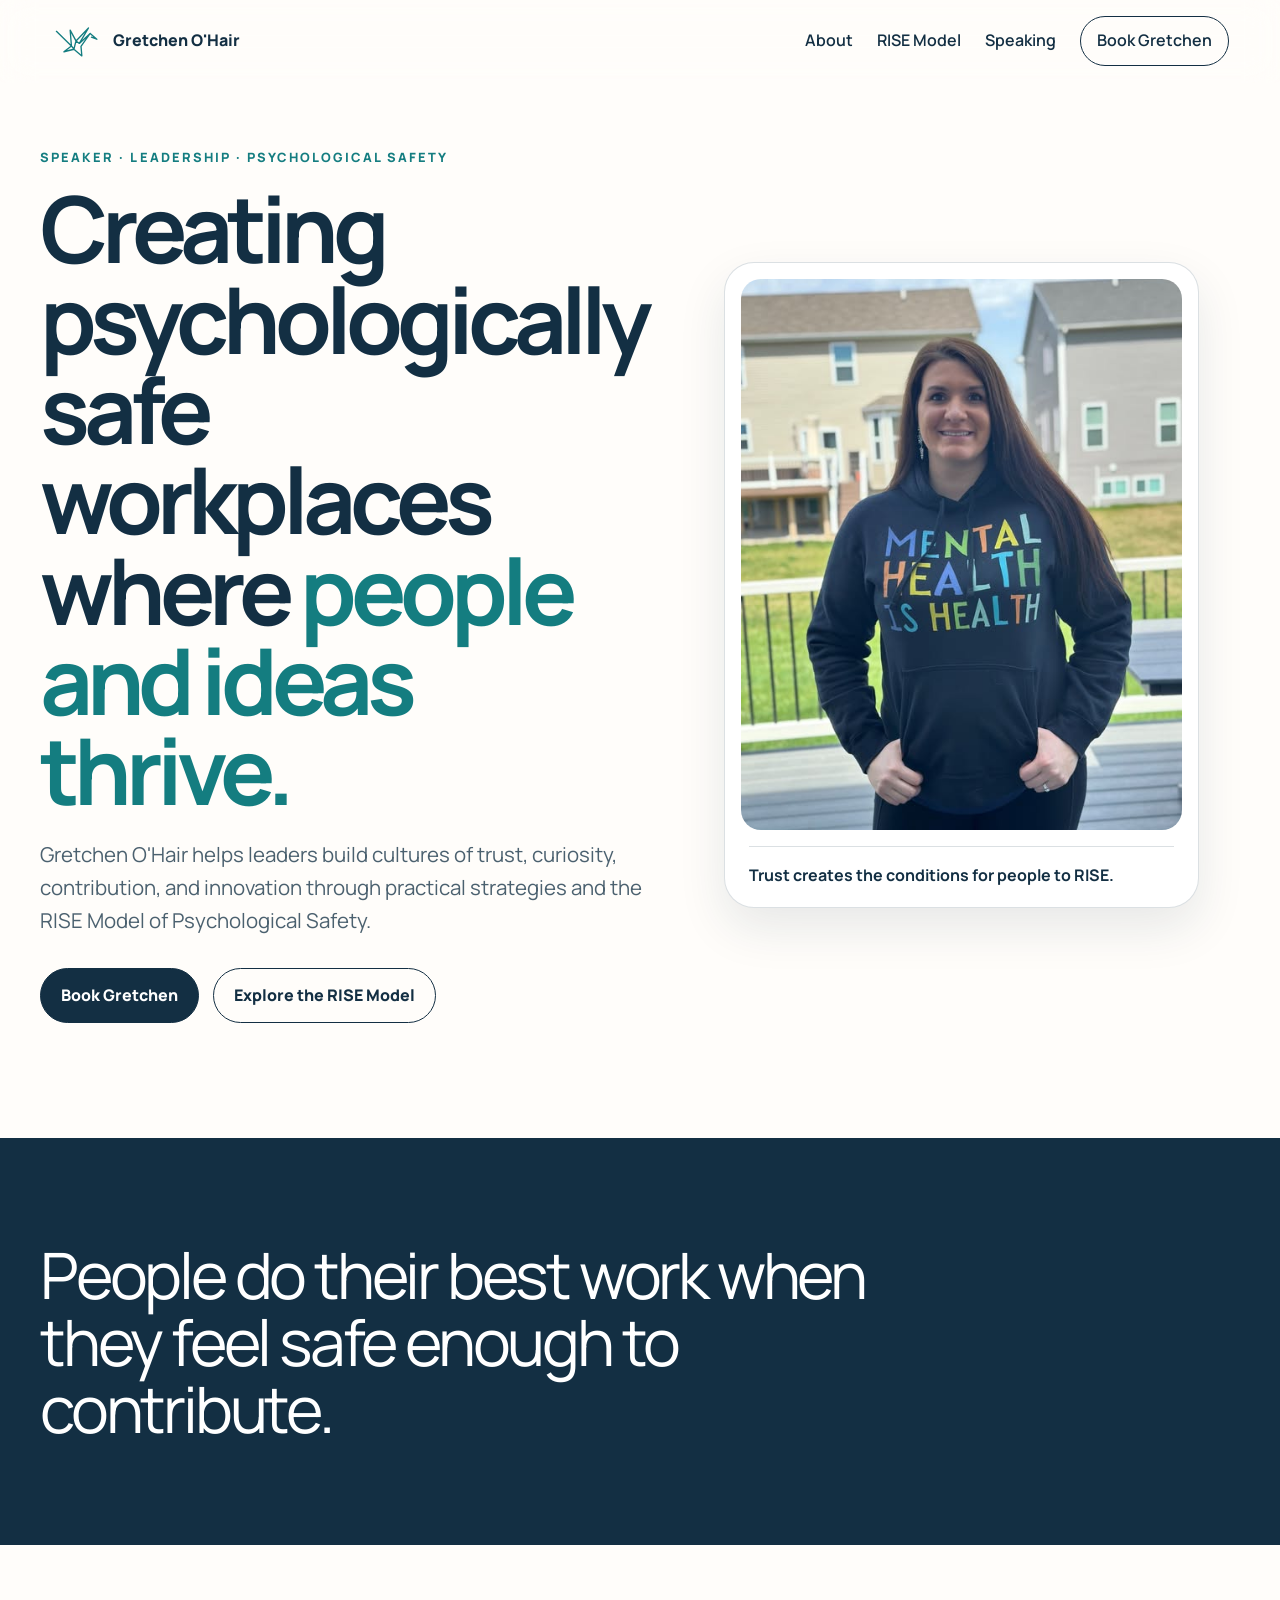
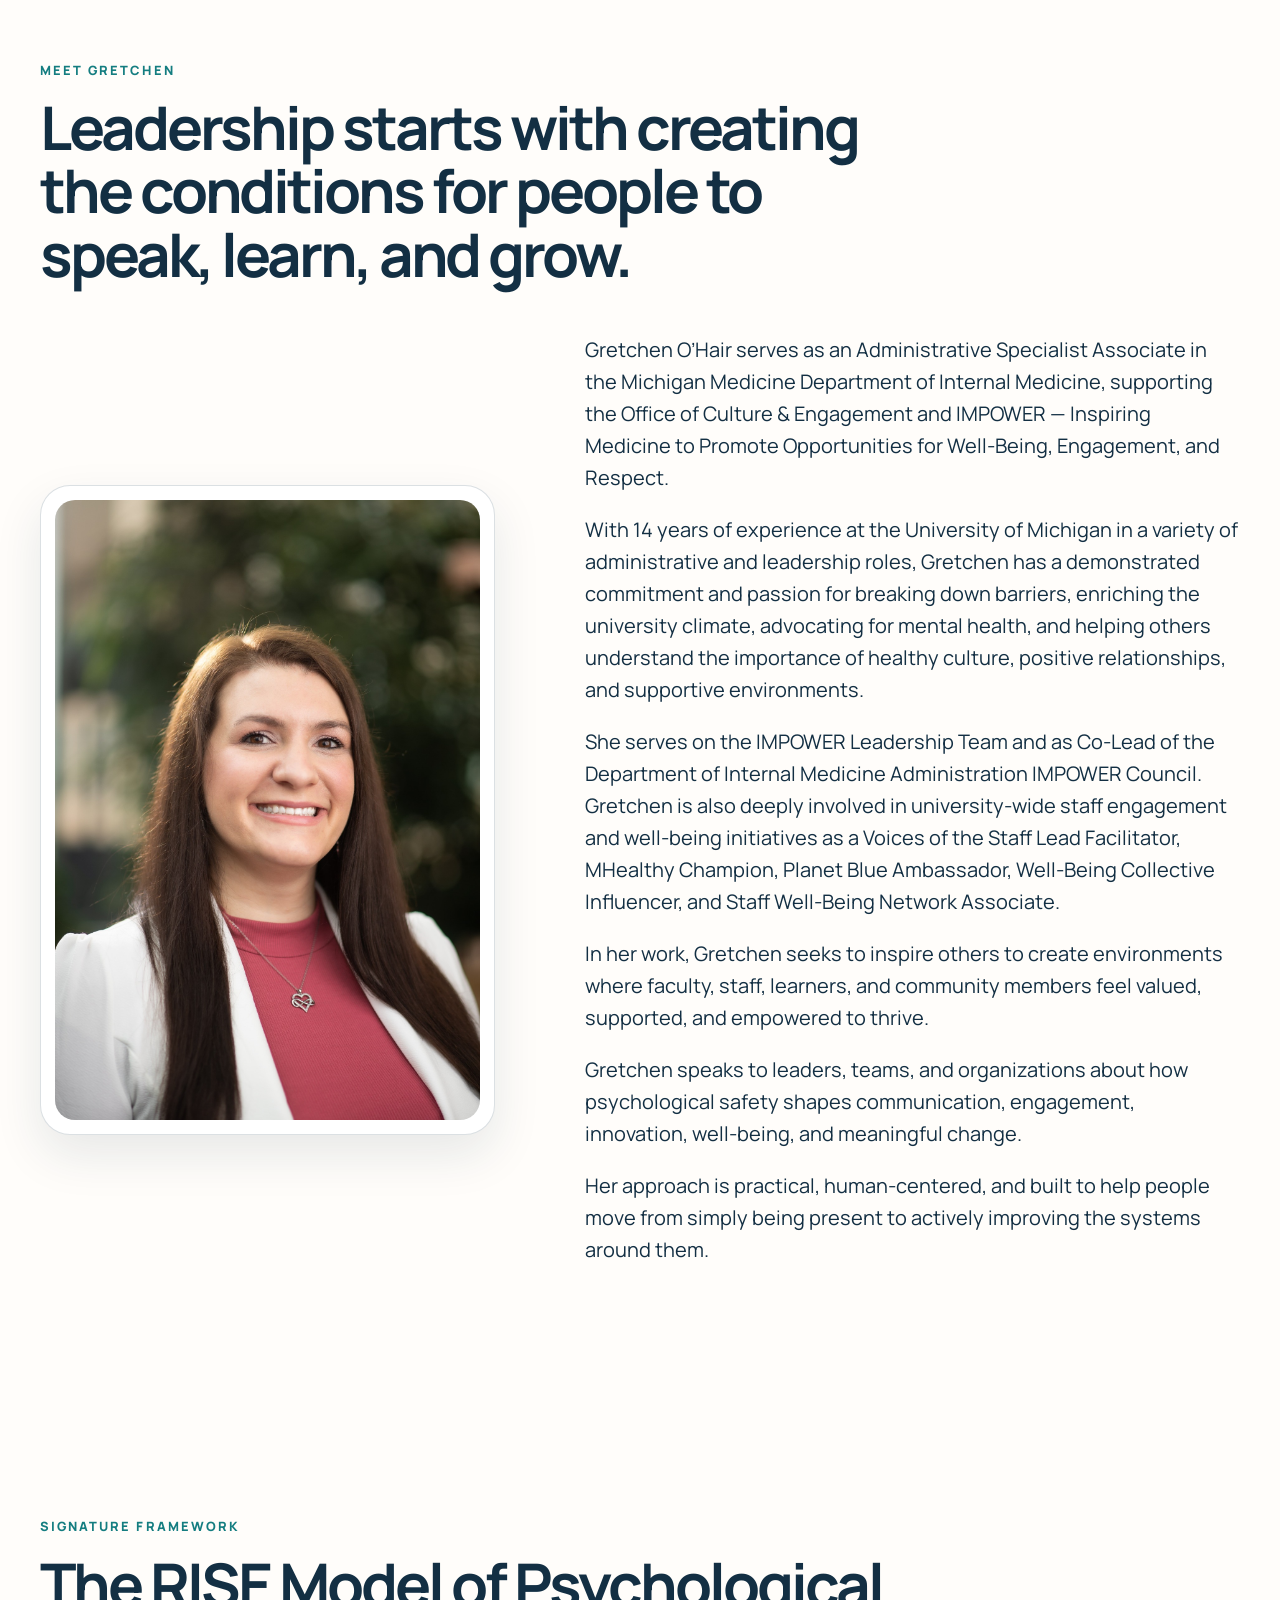
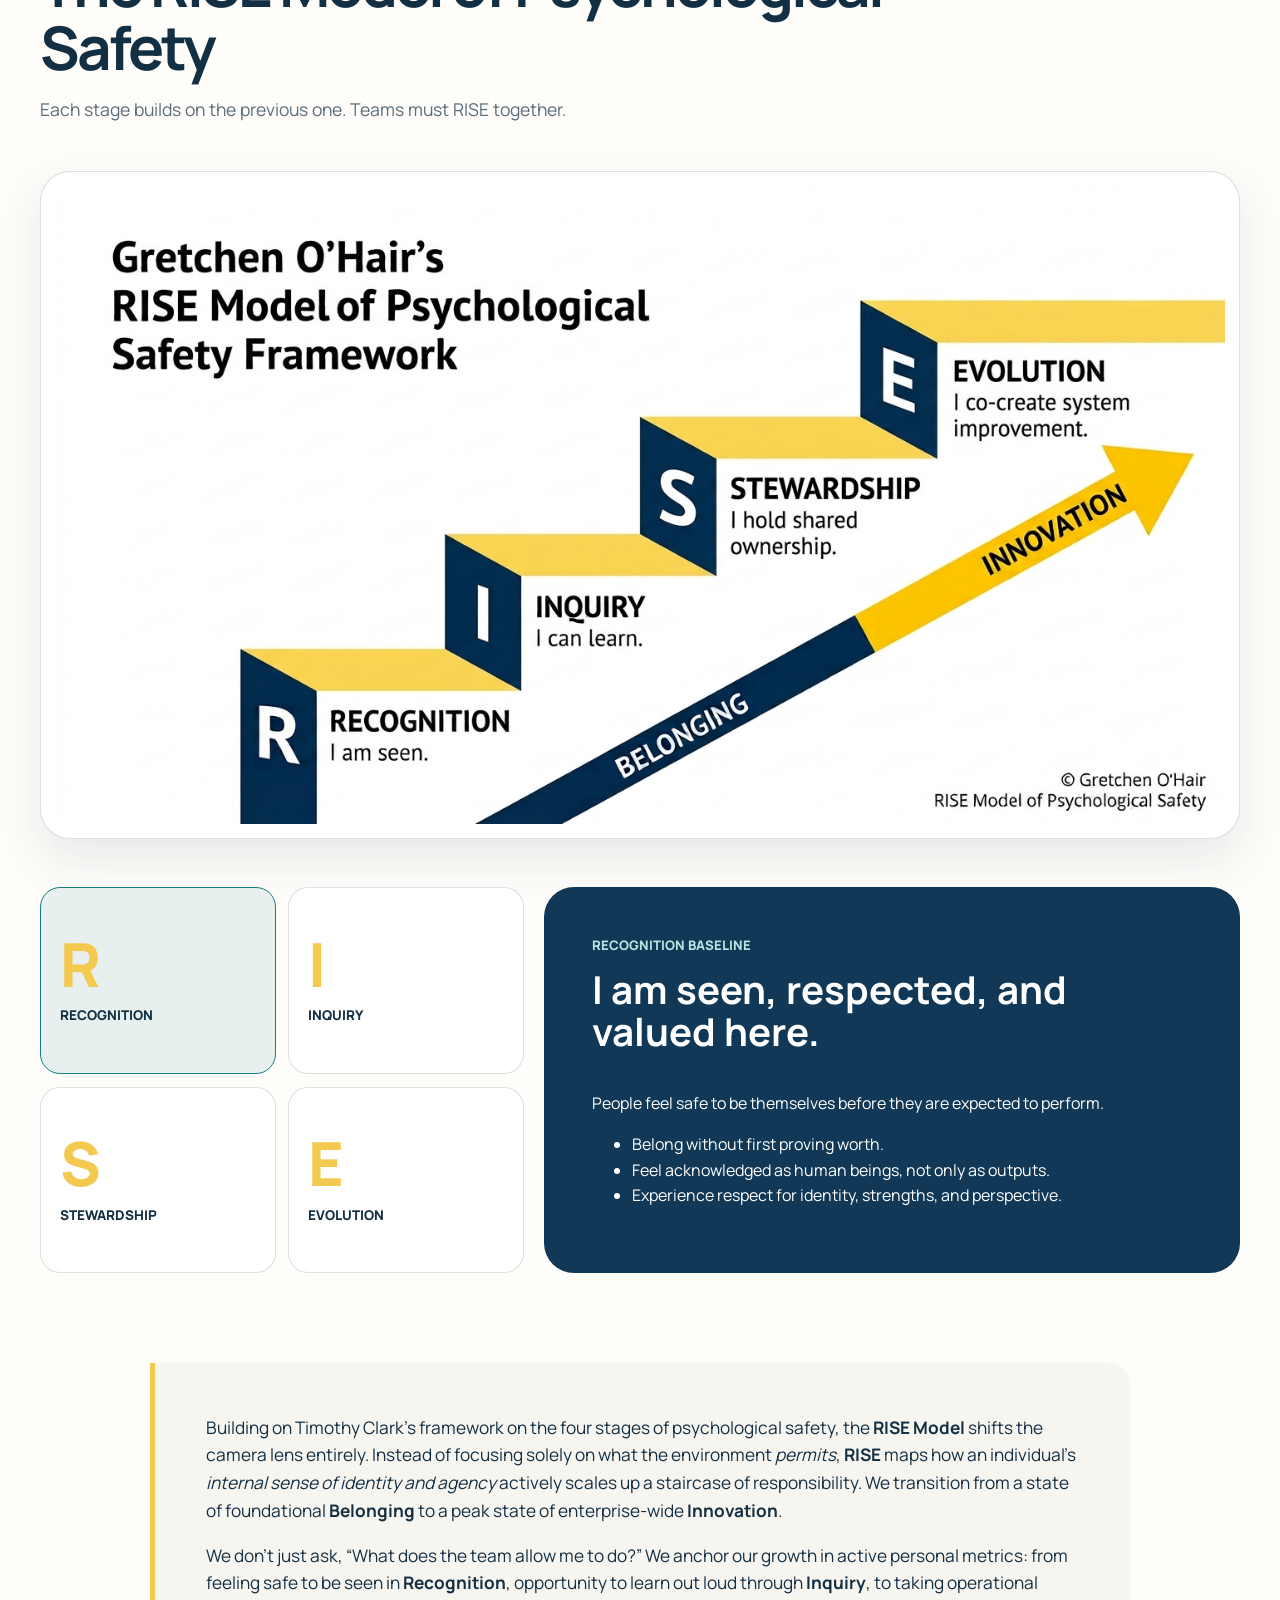
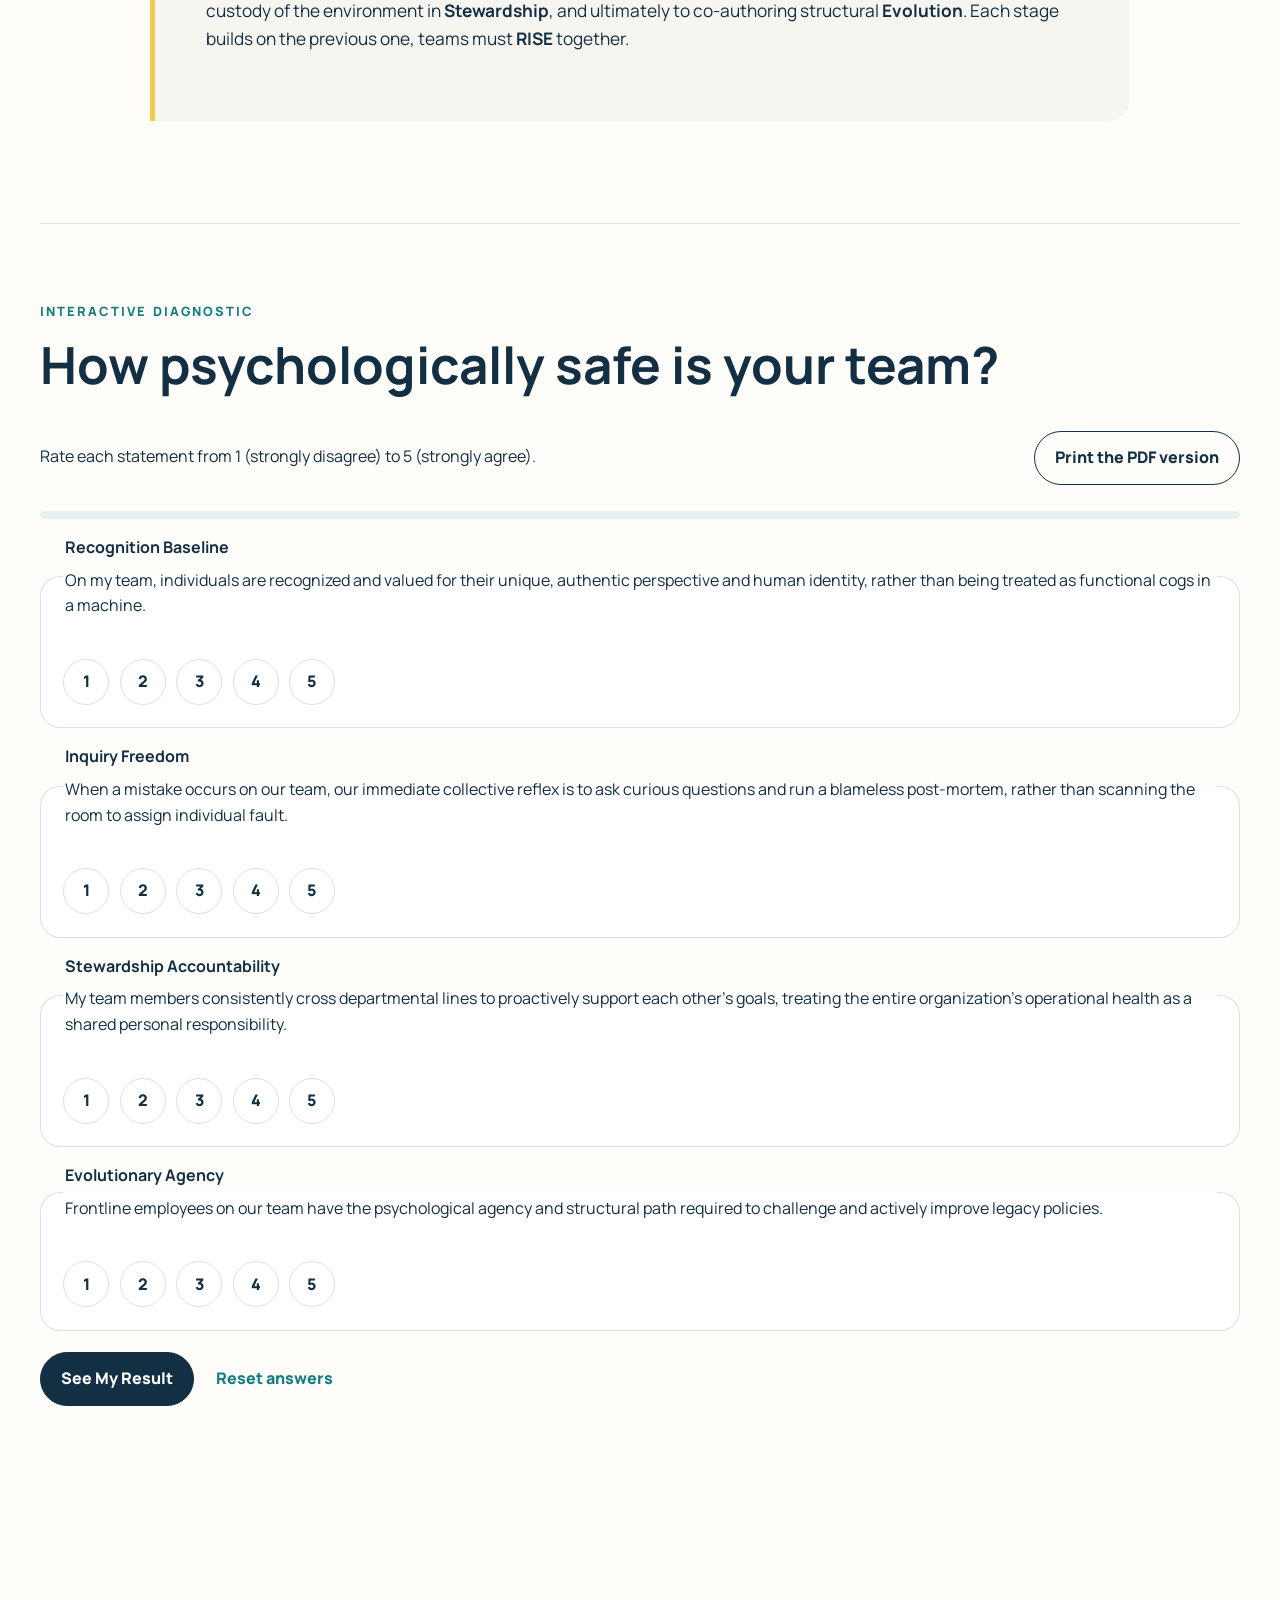
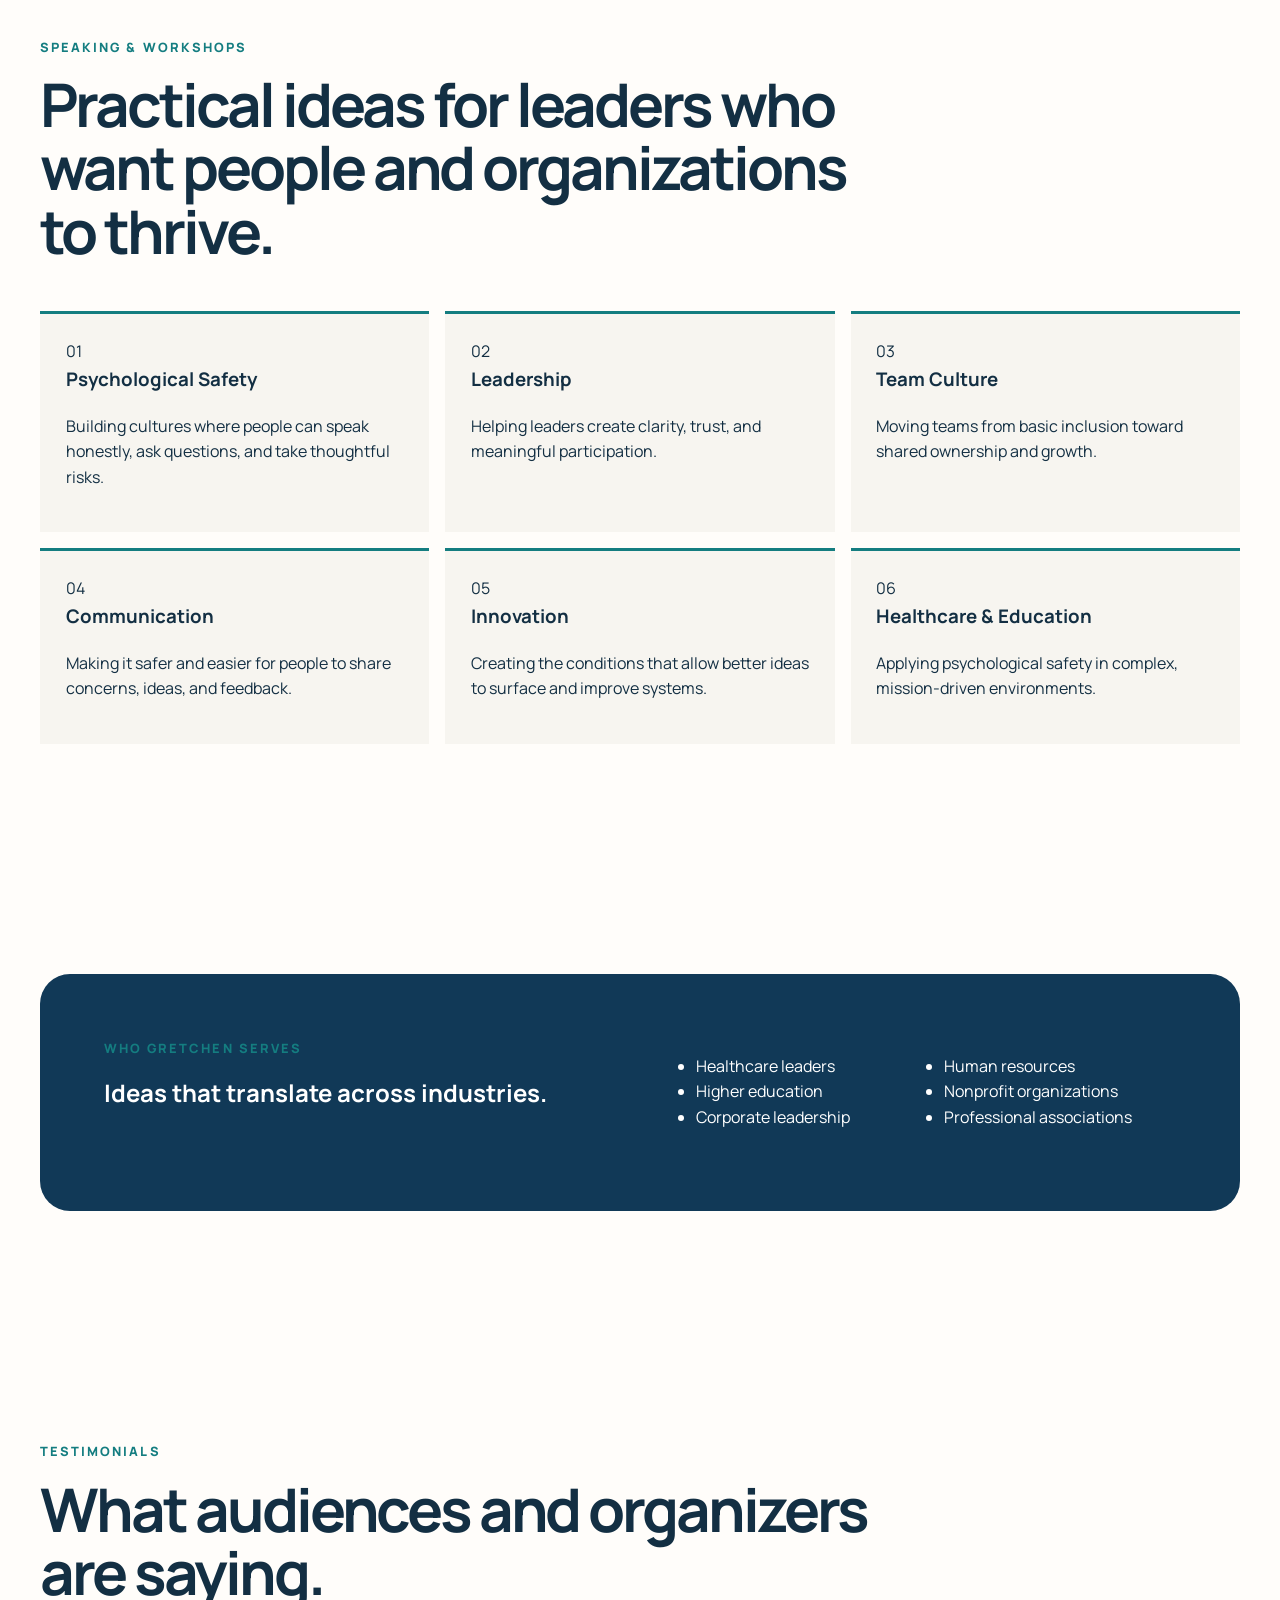
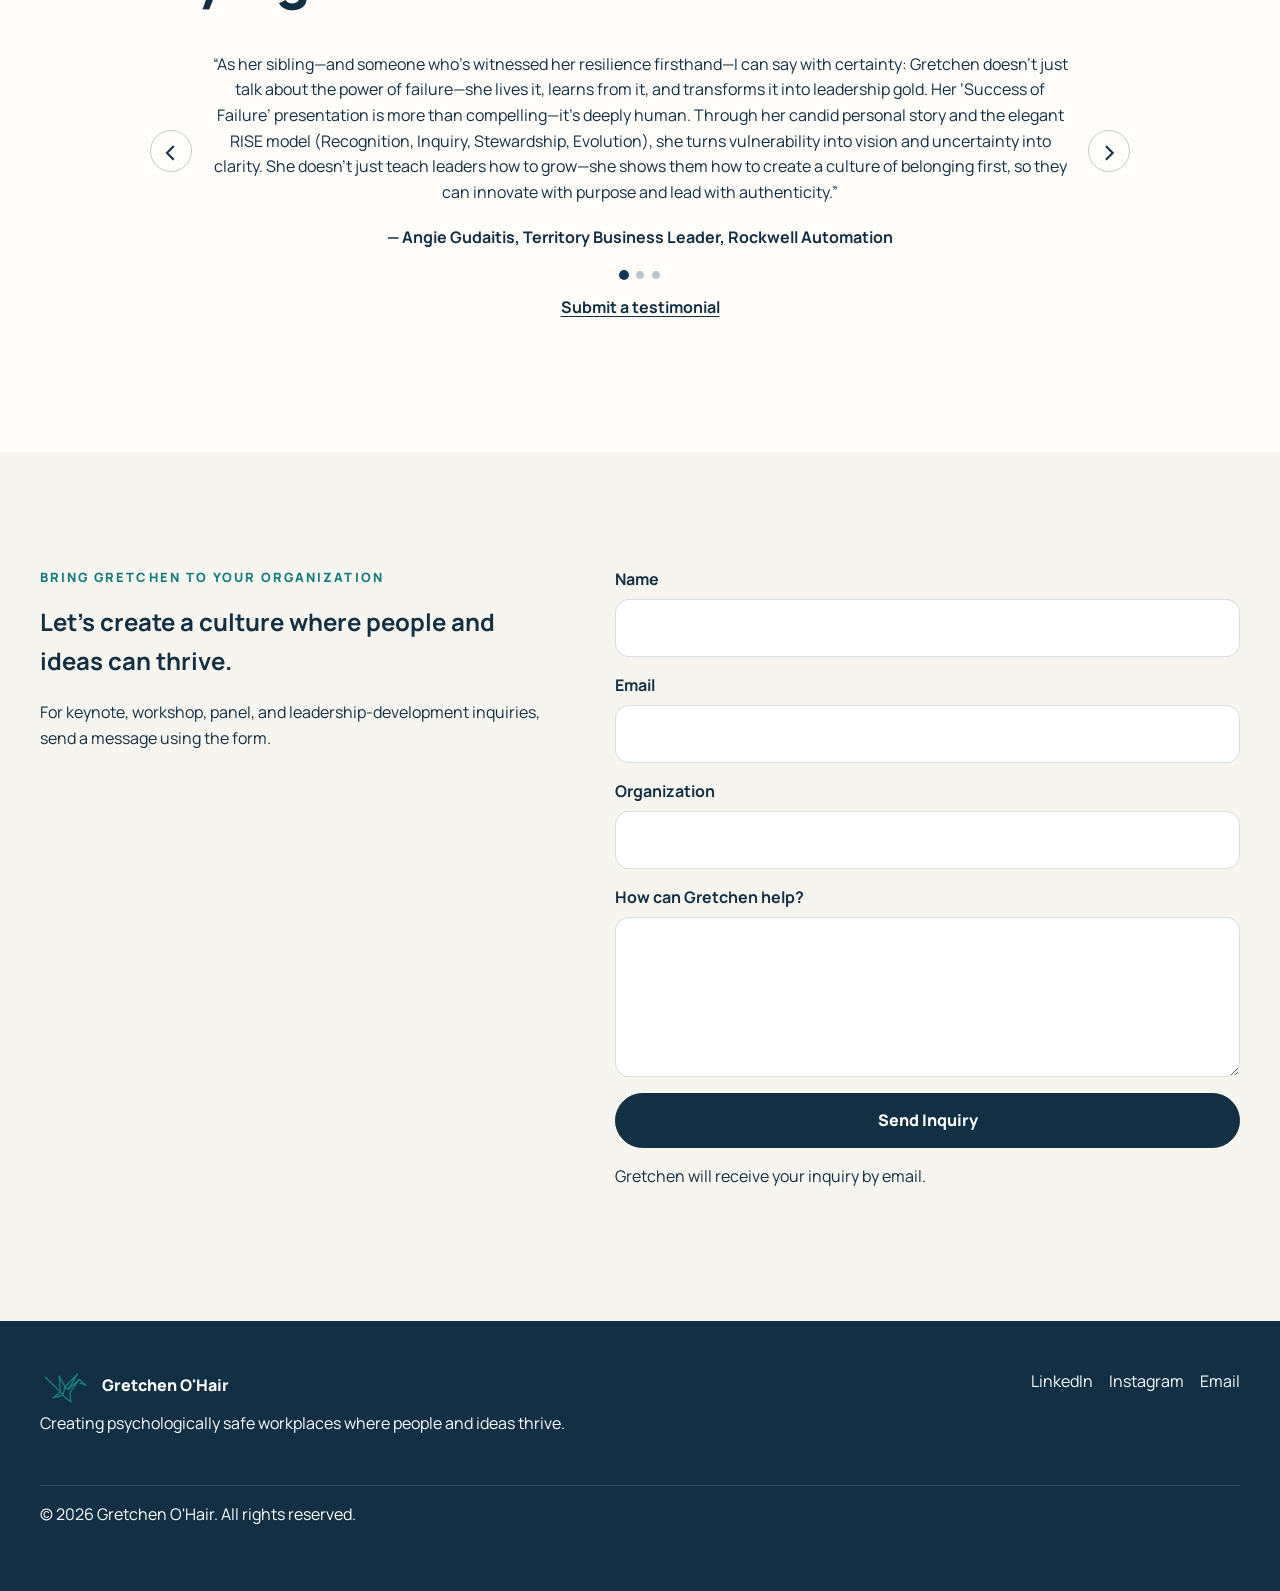
<file: index.html>
<!DOCTYPE html>
<html lang="en">
<head>
  <meta charset="UTF-8" />
  <meta name="viewport" content="width=device-width, initial-scale=1.0" />
  <meta name="description" content="Gretchen O'Hair helps leaders create psychologically safe workplaces where people and ideas thrive." />
  <meta name="theme-color" content="#113957" />
  <title>Gretchen O'Hair | Psychological Safety Speaker</title>
  <link rel="preconnect" href="https://fonts.googleapis.com">
  <link rel="preconnect" href="https://fonts.gstatic.com" crossorigin>
  <link href="https://fonts.googleapis.com/css2?family=Manrope:wght@400;500;600;700;800&display=swap" rel="stylesheet">
  <link rel="stylesheet" href="styles.css" />

  <style>
    .testimonial-carousel{display:grid;grid-template-columns:auto minmax(0,1fr) auto;align-items:center;gap:1rem;max-width:980px;margin:0 auto}
    .testimonial-track{position:relative}
    .testimonial-slide{display:none;text-align:center}
    .testimonial-slide.active{display:block}
    .testimonial-slide blockquote{margin:0 0 1.25rem}
    .testimonial-slide p{margin:0;font-weight:700}
    .testimonial-arrow{width:42px;height:42px;border:1px solid rgba(17,57,87,.25);border-radius:50%;background:transparent;color:inherit;font:inherit;font-size:2rem;line-height:1;cursor:pointer;display:inline-flex;align-items:center;justify-content:center;transition:transform .2s ease,background .2s ease}
    .testimonial-arrow:hover,.testimonial-arrow:focus-visible{transform:scale(1.06);background:rgba(17,57,87,.06)}
    .testimonial-dots{display:flex;justify-content:center;gap:.5rem;margin-top:1.25rem}
    .testimonial-dot{width:8px;height:8px;border:0;border-radius:50%;padding:0;background:rgba(17,57,87,.28);cursor:pointer}
    .testimonial-dot.active{background:#113957;transform:scale(1.25)}
    .testimonial-submit{text-align:center;margin-top:1rem}
    .testimonial-submit a{font-weight:700;text-decoration:underline;text-underline-offset:3px}
    @media (max-width:640px){.testimonial-carousel{grid-template-columns:34px minmax(0,1fr) 34px;gap:.5rem}.testimonial-arrow{width:34px;height:34px;font-size:1.6rem}}
  </style>

</head>
<body>
  <a class="skip-link" href="#main">Skip to content</a>

  <header class="site-header">
    <a class="brand" href="#top" aria-label="Gretchen O'Hair home">
      <svg class="brand-mark" viewBox="0 0 120 84" aria-hidden="true">
        <path d="M13 20 49 55 31 69 55 63 74 79 72 56 94 25 68 49 60 43 55 63 49 55 46 17 60 43 90 12 68 49 94 25 110 39 97 34" />
      </svg>
      <span>Gretchen O'Hair</span>
    </a>

    <button class="menu-toggle" aria-expanded="false" aria-controls="primary-nav">
      <span></span><span></span><span></span>
      <span class="sr-only">Toggle navigation</span>
    </button>

    <nav id="primary-nav" class="primary-nav" aria-label="Primary navigation">
      <a href="#about">About</a>
      <a href="#rise">RISE Model</a>
      <a href="#speaking">Speaking</a>
      <a href="#contact" class="nav-cta">Book Gretchen</a>
    </nav>
  </header>

  <main id="main">
    <section id="top" class="hero section">
      <div class="hero-copy reveal">
        <p class="eyebrow">Speaker · Leadership · Psychological Safety</p>
        <h1>Creating psychologically safe workplaces where <em>people and ideas thrive.</em></h1>
        <p class="hero-lede">
          Gretchen O'Hair helps leaders build cultures of trust, curiosity,
          contribution, and innovation through practical strategies and the
          RISE Model of Psychological Safety.
        </p>
        <div class="button-row">
          <a class="button button-primary" href="#contact">Book Gretchen</a>
          <a class="button button-secondary" href="#rise">Explore the RISE Model</a>
        </div>
      </div>

      <figure class="hero-photo reveal">
        <img src="gretchen-hoodie.jpg" alt="Gretchen O'Hair wearing a Mental Health Is Health sweatshirt" />
        <figcaption>Trust creates the conditions for people to RISE.</figcaption>
      </figure>
    </section>

    <section class="statement section">
      <div class="statement-inner reveal">
        <p>People do their best work when they feel safe enough to contribute.</p>
      </div>
    </section>

    <section id="about" class="about section">
      <div class="section-heading reveal">
        <p class="eyebrow">Meet Gretchen</p>
        <h2>Leadership starts with creating the conditions for people to speak, learn, and grow.</h2>
      </div>

      <div class="about-grid">
        <figure class="portrait reveal">
          <img src="gretchen-headshot.jpg" alt="Professional headshot of Gretchen O'Hair" />
        </figure>

        <div class="about-copy reveal">
          <p>
            Gretchen O’Hair serves as an Administrative Specialist Associate in the Michigan Medicine Department of Internal Medicine, supporting the Office of Culture &amp; Engagement and IMPOWER — Inspiring Medicine to Promote Opportunities for Well-Being, Engagement, and Respect.
          </p>
          <p>
            With 14 years of experience at the University of Michigan in a variety of administrative and leadership roles, Gretchen has a demonstrated commitment and passion for breaking down barriers, enriching the university climate, advocating for mental health, and helping others understand the importance of healthy culture, positive relationships, and supportive environments.
          </p>
          <p>
            She serves on the IMPOWER Leadership Team and as Co-Lead of the Department of Internal Medicine Administration IMPOWER Council. Gretchen is also deeply involved in university-wide staff engagement and well-being initiatives as a Voices of the Staff Lead Facilitator, MHealthy Champion, Planet Blue Ambassador, Well-Being Collective Influencer, and Staff Well-Being Network Associate.
          </p>
          <p>
            In her work, Gretchen seeks to inspire others to create environments where faculty, staff, learners, and community members feel valued, supported, and empowered to thrive.
          </p>
          <p>
            Gretchen speaks to leaders, teams, and organizations about how
            psychological safety shapes communication, engagement, innovation,
            well-being, and meaningful change.
          </p>
          <p>
            Her approach is practical, human-centered, and built to help people
            move from simply being present to actively improving the systems
            around them.
          </p>
        </div>
      </div>

    </section>

    <section id="rise" class="rise section">
      <div class="section-heading reveal">
        <p class="eyebrow">Signature Framework</p>
        <h2>The RISE Model of Psychological Safety</h2>
        <p>Each stage builds on the previous one. Teams must RISE together.</p>
      </div>

      <figure class="rise-framework reveal">
        <img src="rise-model-framework.png" alt="Gretchen O'Hair's RISE Model of Psychological Safety framework showing Recognition, Inquiry, Stewardship, and Evolution" />
      </figure>

      <div class="rise-explorer reveal">
        <div class="rise-letters" aria-label="Explore the RISE framework">
          <button class="rise-tab active" type="button" data-stage="recognition" aria-pressed="true">
            <span>R</span><small>Recognition</small>
          </button>
          <button class="rise-tab" type="button" data-stage="inquiry" aria-pressed="false">
            <span>I</span><small>Inquiry</small>
          </button>
          <button class="rise-tab" type="button" data-stage="stewardship" aria-pressed="false">
            <span>S</span><small>Stewardship</small>
          </button>
          <button class="rise-tab" type="button" data-stage="evolution" aria-pressed="false">
            <span>E</span><small>Evolution</small>
          </button>
        </div>

        <article class="rise-detail" id="rise-detail" aria-live="polite">
          <p class="rise-stage-label">Recognition Baseline</p>
          <h3>I am seen, respected, and valued here.</h3>
          <p>People feel safe to be themselves before they are expected to perform.</p>
          <ul>
            <li>Belong without first proving worth.</li>
            <li>Feel acknowledged as human beings, not only as outputs.</li>
            <li>Experience respect for identity, strengths, and perspective.</li>
          </ul>
        </article>
      </div>

      <div class="model-story reveal">
        <p>
          Building on Timothy Clark’s framework on the four stages of psychological safety, the <strong>RISE Model</strong> shifts the camera lens entirely. Instead of focusing solely on what the environment <em>permits</em>, <strong>RISE</strong> maps how an individual’s <em>internal sense of identity and agency</em> actively scales up a staircase of responsibility. We transition from a state of foundational <strong>Belonging</strong> to a peak state of enterprise-wide <strong>Innovation</strong>.
        </p>
        <p>
          We don't just ask, “What does the team allow me to do?” We anchor our growth in active personal metrics: from feeling safe to be seen in <strong>Recognition</strong>, opportunity to learn out loud through <strong>Inquiry</strong>, to taking operational custody of the environment in <strong>Stewardship</strong>, and ultimately to co-authoring structural <strong>Evolution</strong>. Each stage builds on the previous one, teams must <strong>RISE</strong> together.
        </p>
      </div>

      <section class="quiz-section reveal" aria-labelledby="quiz-title">
        <div class="quiz-heading">
          <div>
            <p class="eyebrow">Interactive Diagnostic</p>
            <h3 id="quiz-title">How psychologically safe is your team?</h3>
            <p>Rate each statement from 1 (strongly disagree) to 5 (strongly agree).</p>
          </div>
          <a class="button button-secondary" href="rise-model-diagnostic-quiz.pdf" target="_blank" rel="noopener">
            Print the PDF version
          </a>
        </div>

        <div class="quiz-progress" aria-hidden="true">
          <span id="quiz-progress-bar"></span>
        </div>

        <div class="quiz-questions">
          <fieldset class="quiz-question">
            <legend>
              <strong>Recognition Baseline</strong>
              On my team, individuals are recognized and valued for their unique,
              authentic perspective and human identity, rather than being treated
              as functional cogs in a machine.
            </legend>
            <div class="rating-row" role="radiogroup" aria-label="Recognition rating">
              <label><input type="radio" name="q1" value="1"><span>1</span></label>
              <label><input type="radio" name="q1" value="2"><span>2</span></label>
              <label><input type="radio" name="q1" value="3"><span>3</span></label>
              <label><input type="radio" name="q1" value="4"><span>4</span></label>
              <label><input type="radio" name="q1" value="5"><span>5</span></label>
            </div>
          </fieldset>

          <fieldset class="quiz-question">
            <legend>
              <strong>Inquiry Freedom</strong>
              When a mistake occurs on our team, our immediate collective reflex
              is to ask curious questions and run a blameless post-mortem, rather
              than scanning the room to assign individual fault.
            </legend>
            <div class="rating-row" role="radiogroup" aria-label="Inquiry rating">
              <label><input type="radio" name="q2" value="1"><span>1</span></label>
              <label><input type="radio" name="q2" value="2"><span>2</span></label>
              <label><input type="radio" name="q2" value="3"><span>3</span></label>
              <label><input type="radio" name="q2" value="4"><span>4</span></label>
              <label><input type="radio" name="q2" value="5"><span>5</span></label>
            </div>
          </fieldset>

          <fieldset class="quiz-question">
            <legend>
              <strong>Stewardship Accountability</strong>
              My team members consistently cross departmental lines to proactively
              support each other’s goals, treating the entire organization’s
              operational health as a shared personal responsibility.
            </legend>
            <div class="rating-row" role="radiogroup" aria-label="Stewardship rating">
              <label><input type="radio" name="q3" value="1"><span>1</span></label>
              <label><input type="radio" name="q3" value="2"><span>2</span></label>
              <label><input type="radio" name="q3" value="3"><span>3</span></label>
              <label><input type="radio" name="q3" value="4"><span>4</span></label>
              <label><input type="radio" name="q3" value="5"><span>5</span></label>
            </div>
          </fieldset>

          <fieldset class="quiz-question">
            <legend>
              <strong>Evolutionary Agency</strong>
              Frontline employees on our team have the psychological agency and
              structural path required to challenge and actively improve legacy
              policies.
            </legend>
            <div class="rating-row" role="radiogroup" aria-label="Evolution rating">
              <label><input type="radio" name="q4" value="1"><span>1</span></label>
              <label><input type="radio" name="q4" value="2"><span>2</span></label>
              <label><input type="radio" name="q4" value="3"><span>3</span></label>
              <label><input type="radio" name="q4" value="4"><span>4</span></label>
              <label><input type="radio" name="q4" value="5"><span>5</span></label>
            </div>
          </fieldset>
        </div>

        <div class="quiz-actions">
          <button class="button button-primary" id="calculate-score" type="button">See My Result</button>
          <button class="text-button" id="reset-quiz" type="button">Reset answers</button>
        </div>

        <div class="quiz-result" id="quiz-result" hidden aria-live="polite">
          <p class="result-label">Your RISE score</p>
          <p class="result-score"><span id="score-value">0</span><small>/20</small></p>
          <h4 id="result-title"></h4>
          <p id="result-copy"></p>
        </div>
      </section>
    </section>

    <section id="speaking" class="speaking section">
      <div class="section-heading reveal">
        <p class="eyebrow">Speaking & Workshops</p>
        <h2>Practical ideas for leaders who want people and organizations to thrive.</h2>
      </div>
      <div class="topic-grid">
        <article class="topic-card reveal"><span>01</span><h3>Psychological Safety</h3><p>Building cultures where people can speak honestly, ask questions, and take thoughtful risks.</p></article>
        <article class="topic-card reveal"><span>02</span><h3>Leadership</h3><p>Helping leaders create clarity, trust, and meaningful participation.</p></article>
        <article class="topic-card reveal"><span>03</span><h3>Team Culture</h3><p>Moving teams from basic inclusion toward shared ownership and growth.</p></article>
        <article class="topic-card reveal"><span>04</span><h3>Communication</h3><p>Making it safer and easier for people to share concerns, ideas, and feedback.</p></article>
        <article class="topic-card reveal"><span>05</span><h3>Innovation</h3><p>Creating the conditions that allow better ideas to surface and improve systems.</p></article>
        <article class="topic-card reveal"><span>06</span><h3>Healthcare & Education</h3><p>Applying psychological safety in complex, mission-driven environments.</p></article>
      </div>
    </section>

    <section class="audiences section">
      <div class="audiences-panel reveal">
        <div>
          <p class="eyebrow">Who Gretchen Serves</p>
          <h2>Ideas that translate across industries.</h2>
        </div>
        <ul>
          <li>Healthcare leaders</li><li>Higher education</li><li>Corporate leadership</li>
          <li>Human resources</li><li>Nonprofit organizations</li><li>Professional associations</li>
        </ul>
      </div>
    </section>

    <section class="testimonials section">
      <div class="section-heading reveal">
        <p class="eyebrow">Testimonials</p>
        <h2>What audiences and organizers are saying.</h2>
      </div>

      <div class="testimonial-carousel reveal" aria-roledescription="carousel" aria-label="Testimonials">
        <button class="testimonial-arrow testimonial-prev" type="button" aria-label="Previous testimonial">‹</button>

        <div class="testimonial-track">
          <article class="testimonial-slide active" aria-hidden="false">
            <blockquote>
              “As her sibling—and someone who’s witnessed her resilience firsthand—I can say with certainty: Gretchen doesn’t just talk about the power of failure—she lives it, learns from it, and transforms it into leadership gold. Her ‘Success of Failure’ presentation is more than compelling—it’s deeply human. Through her candid personal story and the elegant RISE model (Recognition, Inquiry, Stewardship, Evolution), she turns vulnerability into vision and uncertainty into clarity. She doesn’t just teach leaders how to grow—she shows them how to create a culture of belonging first, so they can innovate with purpose and lead with authenticity.”
            </blockquote>
            <p>— Angie Gudaitis, Territory Business Leader, Rockwell Automation</p>
          </article>

          <article class="testimonial-slide" aria-hidden="true">
            <blockquote>
              “Gretchen is a wonderfully engaging speaker. Her use of humor and personal stories pulled me in and made it easy to remember the substance of her presentation. I have worked as an employee and an employer, it's clear to me that her RISE Model is a great asset for any organization looking reverse or prevent quiet quitting in the workplace.”
            </blockquote>
            <p>— Nadirah Hope, Certified Life Coach</p>
          </article>

          <article class="testimonial-slide" aria-hidden="true">
            <blockquote>
              “Watching Gretchen deliver her keynote, I was struck by how naturally she connects with an audience. She combines personal stories, humor, and practical insight in a way that makes complex topics like psychological safety and organizational culture both accessible and memorable. Her message about reframing failure as an opportunity to learn and grow was particularly powerful. Gretchen doesn’t simply present ideas—she leaves you thinking about how you can bring them back to your own team and create an environment where people feel safe to contribute, learn, and innovate.”
            </blockquote>
            <p>— Stephanie Rogers, Faculty Affairs Specialist Senior, University of Michigan</p>
          </article>
        </div>

        <button class="testimonial-arrow testimonial-next" type="button" aria-label="Next testimonial">›</button>
      </div>

      <div class="testimonial-dots reveal" aria-label="Choose testimonial">
        <button class="testimonial-dot active" type="button" aria-label="Show testimonial 1" aria-pressed="true"></button>
        <button class="testimonial-dot" type="button" aria-label="Show testimonial 2" aria-pressed="false"></button>
        <button class="testimonial-dot" type="button" aria-label="Show testimonial 3" aria-pressed="false"></button>
      </div>

      <p class="testimonial-submit reveal">
        <a href="testimonial.html">Submit a testimonial</a>
      </p>
    </section>

    <section id="contact" class="contact section">
      <div class="contact-panel reveal">
        <div>
          <p class="eyebrow">Bring Gretchen to Your Organization</p>
          <h2>Let's create a culture where people and ideas can thrive.</h2>
          <p>For keynote, workshop, panel, and leadership-development inquiries, send a message using the form.</p>
        </div>
        <form class="contact-form" action="https://formspree.io/f/mgawvopl" method="POST">
          <label>Name<input type="text" name="name" required /></label>
          <label>Email<input type="email" name="email" required /></label>
          <label>Organization<input type="text" name="organization" /></label>
          <label>How can Gretchen help?<textarea name="message" rows="5" required></textarea></label>
          <button class="button button-primary" type="submit">Send Inquiry</button>
          <p class="form-note">Gretchen will receive your inquiry by email.</p>
        </form>
      </div>
    </section>
  </main>

  <footer class="site-footer">
    <div>
      <a class="brand footer-brand" href="#top">
        <svg class="footer-crane" viewBox="0 0 120 84" aria-label="Origami paper crane logo">
          <path d="M13 20 49 55 31 69 55 63 74 79 72 56 94 25 68 49 60 43 55 63 49 55 46 17 60 43 90 12 68 49 94 25 110 39 97 34" />
        </svg>
        <span>Gretchen O'Hair</span>
      </a>
      <p>Creating psychologically safe workplaces where people and ideas thrive.</p>
    </div>
    <div class="footer-links">
      <a href="https://www.linkedin.com/in/gretchenohair/" target="_blank" rel="noopener">LinkedIn</a>
      <a href="https://www.instagram.com/risewithgretchen/" target="_blank" rel="noopener">Instagram</a>
      <a href="mailto:gretchenohair@gmail.com">Email</a>
    </div>
    <p class="copyright">© <span id="year"></span> Gretchen O'Hair. All rights reserved.</p>
  </footer>


  <script>
    document.addEventListener('click', function (event) {
      const tab = event.target.closest('.rise-tab');
      if (!tab) return;

      const stage = tab.dataset.stage;
      if (stage !== 'stewardship' && stage !== 'evolution') return;

      event.preventDefault();
      event.stopPropagation();
      event.stopImmediatePropagation();

      document.querySelectorAll('.rise-tab').forEach(function (t) {
        const active = t === tab;
        t.classList.toggle('active', active);
        t.setAttribute('aria-pressed', active ? 'true' : 'false');
      });

      const detail = document.getElementById('rise-detail');

      if (stage === 'stewardship') {
        detail.innerHTML = `
          <p class="rise-stage-label">Stewardship Accountability</p>
          <h3>I take ownership of the work and environment, contribute meaningfully, and help create lasting impact.</h3>
          <p>People are trusted to own the work, not just complete it, moving from passive participation to active stewardship of the team’s outcomes, culture, and collective well-being.</p>
          <ul>
            <li>Team members freely contribute their specialized skills, ideas, and judgment to shape meaningful outcomes.</li>
            <li>Individuals take full responsibility for the quality and care of the work.</li>
            <li>People view themselves as trustees of the team's health, resources, psychological well-being, and decision-making authority.</li>
          </ul>
        `;
      }

      if (stage === 'evolution') {
        detail.innerHTML = `
          <p class="rise-stage-label">Evolutionary Agency</p>
          <h3>I can co-create improvement and help the system evolve.</h3>
          <p>People feel safe to challenge the present in order to improve the future — not simply by raising concerns, but by helping shape better systems, decisions, and ways of working.</p>
          <ul>
            <li>Constructive dissent becomes a source of progress.</li>
            <li>Ideas can be critiqued without attacking people.</li>
            <li>Feedback is acted upon, integrated into learning, or explained transparently.</li>
          </ul>
        `;
      }
    }, true);
  </script>


  <script>
    (() => {
      const slides=[...document.querySelectorAll('.testimonial-slide')];
      const dots=[...document.querySelectorAll('.testimonial-dot')];
      const prev=document.querySelector('.testimonial-prev');
      const next=document.querySelector('.testimonial-next');
      if(!slides.length||!prev||!next)return;
      let current=0;
      function showTestimonial(index){
        current=(index+slides.length)%slides.length;
        slides.forEach((slide,i)=>{
          const active=i===current;
          slide.classList.toggle('active',active);
          slide.setAttribute('aria-hidden',active?'false':'true');
        });
        dots.forEach((dot,i)=>{
          const active=i===current;
          dot.classList.toggle('active',active);
          dot.setAttribute('aria-pressed',active?'true':'false');
        });
      }
      prev.addEventListener('click',()=>showTestimonial(current-1));
      next.addEventListener('click',()=>showTestimonial(current+1));
      dots.forEach((dot,i)=>dot.addEventListener('click',()=>showTestimonial(i)));
    })();
  </script>

  <script src="script.js"></script>
</body>
</html>
</file>
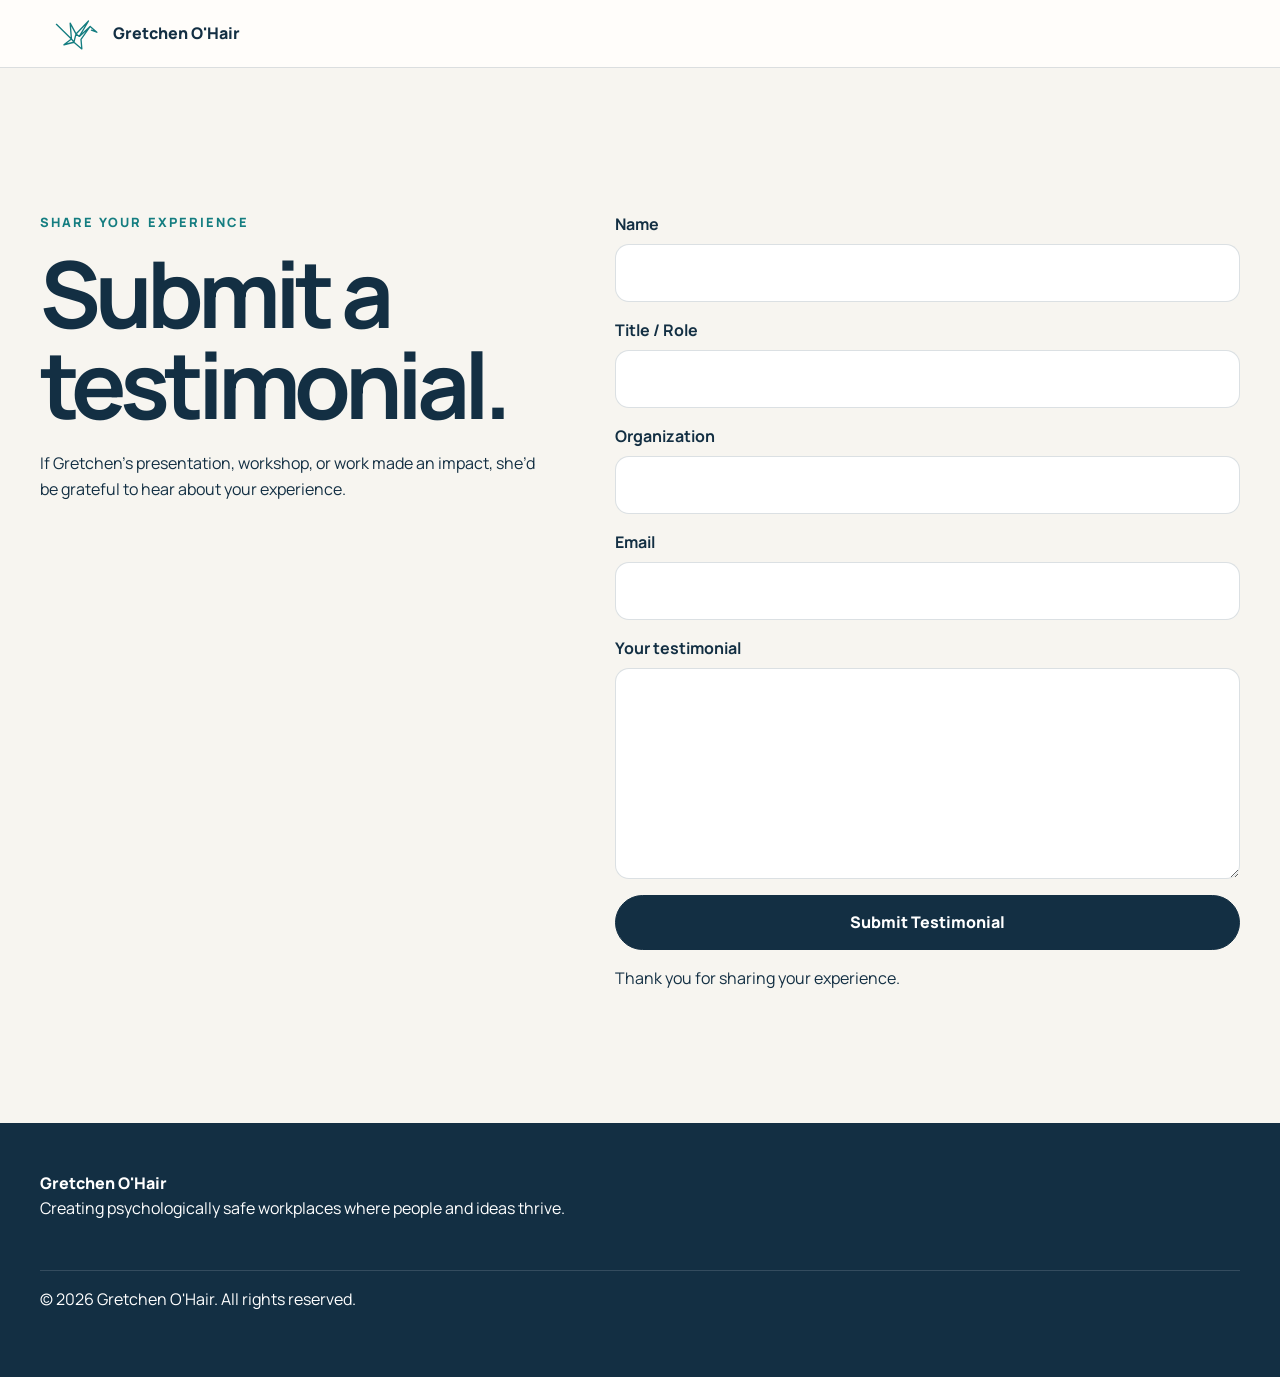
<file: testimonial.html>
<!DOCTYPE html>
<html lang="en">
<head>
  <meta charset="UTF-8" />
  <meta name="viewport" content="width=device-width, initial-scale=1.0" />
  <meta name="description" content="Submit a testimonial for Gretchen O'Hair." />
  <title>Submit a Testimonial | Gretchen O'Hair</title>
  <link rel="preconnect" href="https://fonts.googleapis.com">
  <link rel="preconnect" href="https://fonts.gstatic.com" crossorigin>
  <link href="https://fonts.googleapis.com/css2?family=Manrope:wght@400;500;600;700;800&display=swap" rel="stylesheet">
  <link rel="stylesheet" href="styles.css" />
</head>
<body>
  <header class="site-header scrolled">
    <a class="brand" href="index.html#top" aria-label="Gretchen O'Hair home">
      <svg class="brand-mark" viewBox="0 0 120 84" aria-hidden="true">
        <path d="M13 20 49 55 31 69 55 63 74 79 72 56 94 25 68 49 60 43 55 63 49 55 46 17 60 43 90 12 68 49 94 25 110 39 97 34" />
      </svg>
      <span>Gretchen O'Hair</span>
    </a>
  </header>
  <main id="main">
    <section class="contact section" style="padding-top:9rem;">
      <div class="contact-panel reveal visible">
        <div>
          <p class="eyebrow">Share Your Experience</p>
          <h1>Submit a testimonial.</h1>
          <p>If Gretchen’s presentation, workshop, or work made an impact, she’d be grateful to hear about your experience.</p>
        </div>
        <form class="contact-form" action="https://formspree.io/f/xqpznbqq" method="POST">
          <label>Name<input type="text" name="name" required /></label>
          <label>Title / Role<input type="text" name="title" /></label>
          <label>Organization<input type="text" name="organization" /></label>
          <label>Email<input type="email" name="email" required /></label>
          <label>Your testimonial<textarea name="testimonial" rows="7" required></textarea></label>
          <button class="button button-primary" type="submit">Submit Testimonial</button>
          <p class="form-note">Thank you for sharing your experience.</p>
        </form>
      </div>
    </section>
  </main>
  <footer class="site-footer">
    <div>
      <a class="brand footer-brand" href="index.html#top"><span>Gretchen O'Hair</span></a>
      <p>Creating psychologically safe workplaces where people and ideas thrive.</p>
    </div>
    <p class="copyright">© <span id="year"></span> Gretchen O'Hair. All rights reserved.</p>
  </footer>
  <script>document.getElementById("year").textContent=(new Date).getFullYear();</script>
</body>
</html>
</file>
<file: styles.css>
/* Full styling retained in this version */
:root{--ink:#132f43;--navy:#113957;--teal:#147d80;--mist:#e7f0ef;--cream:#f7f5f0;--paper:#fffdfa;--yellow:#f4c94f;--line:rgba(19,47,67,.15);--shadow:0 20px 48px rgba(19,47,67,.10);--radius-lg:30px;--radius-md:20px;--max:1200px}
*{box-sizing:border-box}html{scroll-behavior:smooth}body{margin:0;color:var(--ink);background:var(--paper);font-family:"Manrope",system-ui,sans-serif;line-height:1.6}img,svg{display:block;max-width:100%}a{color:inherit;text-decoration:none}button,input,textarea{font:inherit}.skip-link{position:absolute;left:-9999px}.skip-link:focus{left:1rem;top:1rem;background:var(--ink);color:#fff;padding:.75rem 1rem;z-index:1000}.sr-only{position:absolute;width:1px;height:1px;overflow:hidden;clip:rect(0,0,0,0)}
.site-header{position:sticky;top:0;z-index:50;display:flex;justify-content:space-between;align-items:center;gap:2rem;padding:1rem clamp(1rem,4vw,4rem);border-bottom:1px solid transparent;backdrop-filter:blur(16px);transition:.25s}.site-header.scrolled{background:rgba(255,253,250,.9);border-color:var(--line)}.brand{display:inline-flex;align-items:center;gap:.75rem;font-weight:800}.brand-mark,.footer-crane{width:50px;color:var(--teal)}.brand-mark path,.footer-crane path{fill:none;stroke:currentColor;stroke-width:3.2;stroke-linecap:round;stroke-linejoin:round}.primary-nav{display:flex;align-items:center;gap:1.5rem;font-weight:600}.nav-cta{padding:.7rem 1rem;border:1px solid var(--ink);border-radius:999px}.menu-toggle{display:none;border:0;background:transparent;width:44px;height:44px;padding:9px}.menu-toggle span:not(.sr-only){display:block;height:2px;background:var(--ink);margin:5px 0}
.section{width:min(var(--max),calc(100% - 2rem));margin:0 auto;padding:clamp(4.5rem,9vw,8rem) 0}.hero{min-height:calc(100vh - 78px);display:grid;grid-template-columns:1.08fr .92fr;align-items:center;gap:clamp(2rem,6vw,6rem);padding-top:4rem}.eyebrow{margin:0 0 1rem;color:var(--teal);font-size:.8rem;font-weight:800;letter-spacing:.16em;text-transform:uppercase}h1,h2,h3,h4,p{margin-top:0}h1{max-width:13ch;margin-bottom:1.4rem;font-size:clamp(3rem,7.2vw,6.6rem);line-height:.98;letter-spacing:-.065em}h1 em{color:var(--teal);font-style:normal}.hero-lede{max-width:64ch;font-size:clamp(1.05rem,1.6vw,1.3rem);color:rgba(19,47,67,.76)}.button-row{display:flex;flex-wrap:wrap;gap:.9rem;margin-top:2rem}.button{display:inline-flex;align-items:center;justify-content:center;min-height:48px;padding:.85rem 1.25rem;border-radius:999px;border:1px solid var(--ink);font-weight:800}.button-primary{background:var(--ink);color:#fff}.hero-photo{position:relative;margin:0;padding:16px;border:1px solid var(--line);border-radius:var(--radius-lg);background:#fff;box-shadow:var(--shadow)}.hero-photo img{width:100%;max-height:630px;aspect-ratio:4/5;object-fit:cover;object-position:50% 24%;border-radius:20px}.hero-photo figcaption{margin:1rem .5rem .2rem;padding-top:1rem;border-top:1px solid var(--line);font-weight:700}
.statement{width:100%;padding:0;background:var(--ink);color:#fff}.statement-inner{width:min(var(--max),calc(100% - 2rem));margin:0 auto;padding:clamp(4rem,8vw,7rem) 0}.statement p{max-width:23ch;margin:0;font-size:clamp(2.3rem,5vw,5.2rem);line-height:1.05;letter-spacing:-.05em}.section-heading{max-width:850px;margin-bottom:3rem}.section-heading h2{margin-bottom:1rem;font-size:clamp(2.2rem,4.7vw,4.4rem);line-height:1.05;letter-spacing:-.05em}.section-heading>p:last-child{max-width:62ch;color:rgba(19,47,67,.7);font-size:1.1rem}
.about-grid{display:grid;grid-template-columns:.82fr 1.18fr;gap:clamp(2rem,7vw,6rem);align-items:center}.portrait{margin:0;padding:14px;border:1px solid var(--line);border-radius:var(--radius-lg);background:#fff;box-shadow:var(--shadow)}.portrait img{width:100%;max-height:620px;object-fit:cover;object-position:center 25%;border-radius:20px}.about-copy{font-size:clamp(1.05rem,1.6vw,1.25rem)}.model-story{max-width:980px;margin:clamp(3rem,7vw,6rem) auto 0;padding:clamp(1.5rem,4vw,3.2rem);border-left:5px solid var(--yellow);background:var(--cream);border-radius:0 22px 22px 0;font-size:clamp(1rem,1.35vw,1.18rem)}
.rise-framework{margin:0 0 3rem;padding:14px;border:1px solid var(--line);border-radius:var(--radius-lg);background:#fff;box-shadow:var(--shadow)}.rise-framework img{width:100%;border-radius:18px}.rise-explorer{display:grid;grid-template-columns:.82fr 1.18fr;gap:1.25rem}.rise-letters{display:grid;grid-template-columns:repeat(2,1fr);gap:.8rem}.rise-tab{min-height:154px;padding:1.2rem;display:flex;flex-direction:column;justify-content:center;align-items:flex-start;border:1px solid var(--line);border-radius:var(--radius-md);background:#fff;color:var(--ink);cursor:pointer}.rise-tab:hover,.rise-tab:focus-visible,.rise-tab.active{border-color:var(--teal);background:var(--mist)}.rise-tab span{font-size:3.8rem;line-height:1;font-weight:800;color:var(--yellow)}.rise-tab small{margin-top:.65rem;font-size:.84rem;font-weight:800;text-transform:uppercase}.rise-detail{padding:clamp(1.5rem,4vw,3rem);border-radius:var(--radius-lg);background:var(--navy);color:#fff}.rise-stage-label{color:#b9e3df;font-size:.82rem;font-weight:800;text-transform:uppercase}.rise-detail h3{font-size:clamp(1.8rem,3vw,3.1rem);line-height:1.08}
.quiz-section{margin-top:clamp(4rem,8vw,7rem);padding-top:clamp(3rem,6vw,5rem);border-top:1px solid var(--line)}.quiz-heading{display:flex;justify-content:space-between;align-items:end;gap:2rem;margin-bottom:1.6rem}.quiz-heading h3{font-size:clamp(2rem,4vw,3.8rem);line-height:1.08}.quiz-progress{height:8px;margin-bottom:1rem;border-radius:999px;background:var(--mist);overflow:hidden}.quiz-progress span{display:block;width:0;height:100%;background:var(--teal)}.quiz-questions{display:grid;gap:1rem}.quiz-question{margin:0;padding:1.4rem;border:1px solid var(--line);border-radius:var(--radius-md);background:#fff}.quiz-question legend{width:100%}.quiz-question legend strong{display:block;margin-bottom:.45rem}.rating-row{display:flex;flex-wrap:wrap;gap:.65rem;margin-top:1.1rem}.rating-row label{position:relative;cursor:pointer}.rating-row input{position:absolute;opacity:0}.rating-row span{display:grid;place-items:center;width:46px;height:46px;border:1px solid var(--line);border-radius:50%;font-weight:800}.rating-row input:checked+span{border-color:var(--teal);background:var(--teal);color:#fff}.quiz-actions{display:flex;align-items:center;gap:1rem;margin-top:1.3rem}.text-button{border:0;background:transparent;color:var(--teal);font-weight:800;cursor:pointer}.quiz-result{margin-top:1.4rem;padding:2rem;border-radius:var(--radius-lg);background:var(--navy);color:#fff}.result-score{font-size:4.4rem;line-height:1;font-weight:800;color:var(--yellow)}
.topic-grid{display:grid;grid-template-columns:repeat(3,1fr);gap:1rem}.topic-card{padding:1.6rem;border-top:3px solid var(--teal);background:var(--cream)}.audiences-panel{display:grid;grid-template-columns:1fr 1fr;gap:2rem;padding:4rem;border-radius:var(--radius-lg);background:var(--navy);color:#fff}.audiences-panel ul{columns:2}.testimonial-placeholder{max-width:920px;padding:2rem;border-radius:var(--radius-md);background:var(--mist)}.contact{width:100%;background:var(--cream);padding-left:max(1rem,calc((100% - var(--max))/2));padding-right:max(1rem,calc((100% - var(--max))/2))}.contact-panel{display:grid;grid-template-columns:.9fr 1.1fr;gap:4rem}.contact-form{display:grid;gap:1rem}.contact-form label{display:grid;gap:.4rem;font-weight:700}.contact-form input,.contact-form textarea{width:100%;border:1px solid var(--line);border-radius:14px;background:#fff;padding:.95rem 1rem}.site-footer{display:grid;grid-template-columns:1fr auto;gap:2rem;padding:3rem max(1rem,calc((100% - var(--max))/2));background:var(--ink);color:#fff}.footer-links{display:flex;gap:1rem}.copyright{grid-column:1/-1;border-top:1px solid rgba(255,255,255,.14);padding-top:1rem}.reveal{opacity:0;transform:translateY(24px);transition:.75s}.reveal.visible{opacity:1;transform:none}
@media(max-width:900px){.hero,.about-grid,.contact-panel,.audiences-panel,.rise-explorer{grid-template-columns:1fr}.topic-grid{grid-template-columns:repeat(2,1fr)}.quiz-heading{align-items:flex-start;flex-direction:column}.menu-toggle{display:block}.primary-nav{position:absolute;top:100%;left:1rem;right:1rem;display:none;flex-direction:column;padding:1rem;background:var(--paper);border:1px solid var(--line)}.primary-nav.open{display:flex}}
@media(max-width:620px){.topic-grid,.rise-letters{grid-template-columns:1fr}.audiences-panel ul{columns:1}.site-footer{grid-template-columns:1fr}.quiz-actions{flex-direction:column;align-items:flex-start}}


.rise-intro-copy {
  max-width: 900px;
  margin: clamp(3rem, 6vw, 5rem) auto 0;
  font-size: clamp(1.05rem, 1.5vw, 1.22rem);
  color: rgba(19,47,67,.78);
}
.rise-intro-copy p:last-child {
  margin-bottom: 0;
}
</file>
